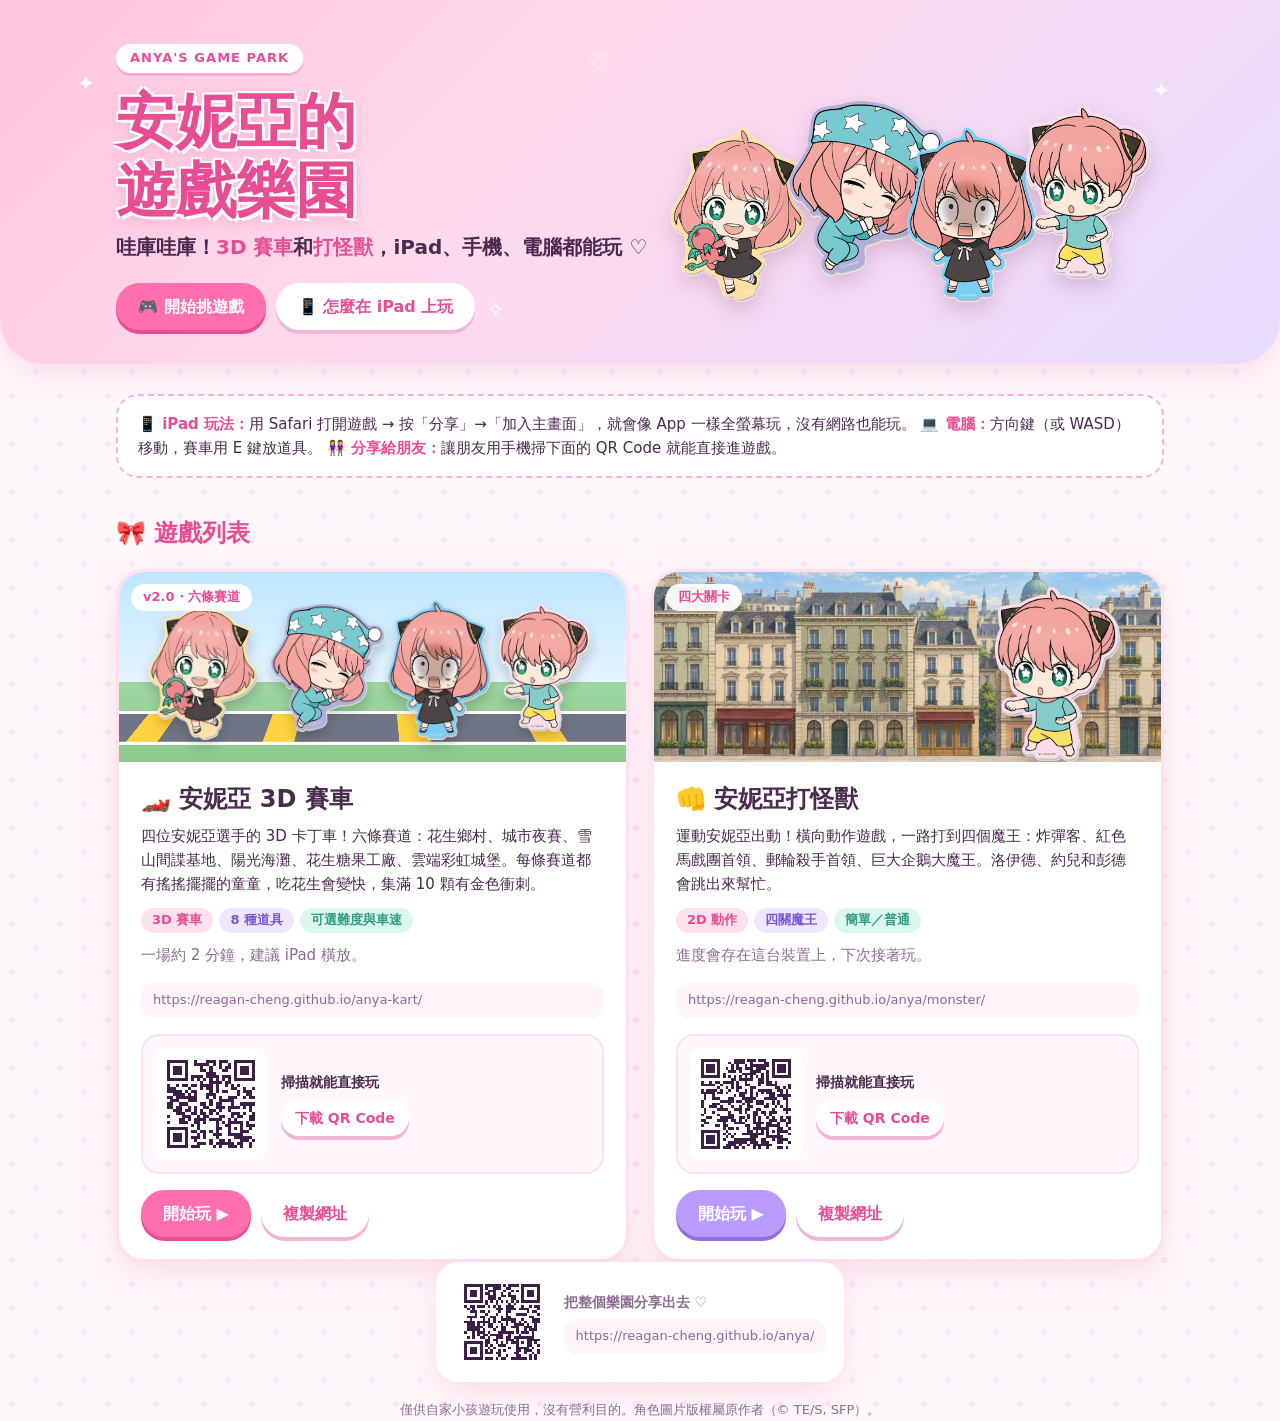
<file: index.html>
<!doctype html>
<html lang="zh-Hant">
<head>
<meta charset="utf-8">
<meta name="viewport" content="width=device-width,initial-scale=1,viewport-fit=cover">
<title>安妮亞的遊戲樂園</title>
<meta name="description" content="安妮亞的小遊戲：3D 賽車、打怪獸。iPad、手機、電腦都能玩。">
<meta name="theme-color" content="#ffb6d5">
<link rel="icon" type="image/svg+xml" href="data:image/svg+xml,%3Csvg%20xmlns%3D%22http%3A//www.w3.org/2000/svg%22%20viewBox%3D%220%200%2032%2032%22%3E%3Crect%20width%3D%2232%22%20height%3D%2232%22%20rx%3D%229%22%20fill%3D%22%23ffb6d5%22/%3E%3Cpath%20d%3D%22M16%2026s-9-5.6-9-12a5%205%200%200%201%209-3%205%205%200%200%201%209%203c0%206.4-9%2012-9%2012z%22%20fill%3D%22%23ffffff%22/%3E%3C/svg%3E">
<link rel="apple-touch-icon" href="img/racer1.png">
<style>
:root {
  --pink: #ff6fae;
  --pink-deep: #e64d93;
  --pink-soft: #ffe1ee;
  --lav: #b99bff;
  --lav-soft: #efe6ff;
  --mint: #7fdcc4;
  --cream: #fff8fb;
  --ink: #4a2a4f;
  --muted: #8d6a92;
  --card: #ffffff;
  --shadow: 0 10px 30px rgba(230, 77, 147, .16);
}
* { box-sizing: border-box; }
html { -webkit-text-size-adjust: 100%; }
body {
  margin: 0;
  color: var(--ink);
  font-family: "PingFang TC", "Microsoft JhengHei", "Noto Sans TC", system-ui, sans-serif;
  background-color: var(--cream);
  background-image:
    radial-gradient(circle at 12px 12px, rgba(255, 111, 174, .13) 3px, transparent 3.5px),
    radial-gradient(circle at 36px 36px, rgba(185, 155, 255, .13) 3px, transparent 3.5px);
  background-size: 48px 48px;
  line-height: 1.6;
}
a { color: inherit; }
.wrap { max-width: 1080px; margin: 0 auto; padding: 0 max(16px, env(safe-area-inset-left)); }

/* ---------- 頁首 ---------- */
header {
  position: relative;
  overflow: hidden;
  background: linear-gradient(135deg, #ffc4de 0%, #ffd9ec 40%, #e7dcff 100%);
  border-bottom-left-radius: 44px;
  border-bottom-right-radius: 44px;
  box-shadow: var(--shadow);
}
.hero { display: grid; grid-template-columns: 1.1fr 1fr; align-items: center; gap: 12px; padding-top: 44px; padding-bottom: 34px; }
.badge {
  display: inline-block; padding: 4px 14px; border-radius: 999px;
  background: #fff; color: var(--pink-deep); font-weight: 800; font-size: 13px; letter-spacing: .08em;
  box-shadow: 0 3px 0 rgba(230, 77, 147, .25);
}
h1 {
  margin: 14px 0 6px; font-size: clamp(36px, 6vw, 60px); line-height: 1.15; font-weight: 900;
  color: var(--pink-deep);
  text-shadow: 3px 3px 0 #fff, -2px -2px 0 #fff, 2px -2px 0 #fff, -2px 2px 0 #fff, 0 6px 14px rgba(230, 77, 147, .25);
}
.sub { margin: 0; font-size: clamp(16px, 2.2vw, 20px); font-weight: 700; color: var(--ink); }
.sub b { color: var(--pink-deep); }
.hero-actions { margin-top: 20px; display: flex; flex-wrap: wrap; gap: 10px; }
.racers { position: relative; height: 230px; }
.racers img {
  position: absolute; bottom: 0; height: 175px; width: auto;
  filter: drop-shadow(0 8px 10px rgba(120, 40, 90, .2));
  animation: bob 2.6s ease-in-out infinite;
}
.racers img:nth-child(1) { left: 0; animation-delay: 0s; }
.racers img:nth-child(2) { left: 24%; bottom: 26px; animation-delay: .4s; }
.racers img:nth-child(3) { left: 48%; animation-delay: .8s; }
.racers img:nth-child(4) { left: 72%; bottom: 22px; animation-delay: 1.2s; }
@keyframes bob { 0%, 100% { transform: translateY(0) rotate(-2deg); } 50% { transform: translateY(-10px) rotate(2deg); } }
.sparkle { position: absolute; color: #fff; font-size: 22px; opacity: .9; animation: twinkle 2.4s ease-in-out infinite; pointer-events: none; }
@keyframes twinkle { 0%, 100% { opacity: .25; transform: scale(.8); } 50% { opacity: 1; transform: scale(1.15); } }

/* ---------- 按鈕 ---------- */
.button {
  display: inline-flex; align-items: center; justify-content: center; gap: 6px;
  padding: 11px 22px; border-radius: 999px; border: 0; cursor: pointer;
  font: inherit; font-weight: 800; font-size: 16px; text-decoration: none;
  background: var(--pink); color: #fff; box-shadow: 0 4px 0 var(--pink-deep);
  transition: transform .12s, box-shadow .12s;
}
.button:hover { transform: translateY(-1px); }
.button:active { transform: translateY(3px); box-shadow: 0 1px 0 var(--pink-deep); }
.button.secondary { background: #fff; color: var(--pink-deep); box-shadow: 0 4px 0 #f3b5d1; }
.button.lav { background: var(--lav); box-shadow: 0 4px 0 #8f6fe0; }

/* ---------- 說明 ---------- */
.note {
  margin: 30px 0 0; padding: 16px 20px; border-radius: 22px;
  background: #fff; border: 2px dashed #ffb3d4; color: var(--ink); font-size: 15px;
}
.note b { color: var(--pink-deep); }
h2.section { margin: 36px 0 16px; font-size: 24px; font-weight: 900; color: var(--pink-deep); display: flex; align-items: center; gap: 8px; }

/* ---------- 遊戲卡片 ---------- */
.games { display: grid; grid-template-columns: repeat(2, 1fr); gap: 22px; }
.game {
  display: flex; flex-direction: column;
  background: var(--card); border-radius: 28px; overflow: hidden;
  box-shadow: var(--shadow); border: 3px solid #ffe1ee;
}
.banner { position: relative; height: 190px; overflow: hidden; }
.banner.kart { background: linear-gradient(180deg, #bfe6ff 0%, #e4f5ff 58%, #9fd6a0 58%, #8cc98e 100%); }
.banner.kart::after {
  content: ""; position: absolute; left: -10%; right: -10%; bottom: 14px; height: 34px;
  background: repeating-linear-gradient(90deg, #6f7584 0 60px, #6f7584 60px 70px, #ffd23f 70px 100px, #6f7584 100px 130px);
  transform: perspective(200px) rotateX(35deg); border-top: 4px solid #fff; border-bottom: 4px solid #fff;
}
.banner.kart img { position: absolute; bottom: 22px; height: 140px; z-index: 1; filter: drop-shadow(0 6px 6px rgba(0, 0, 0, .18)); }
.banner.kart img:nth-child(1) { left: 6%; }
.banner.kart img:nth-child(2) { left: 30%; bottom: 30px; height: 128px; }
.banner.kart img:nth-child(3) { left: 53%; }
.banner.kart img:nth-child(4) { left: 75%; bottom: 30px; height: 128px; }
.banner.monster { background: #bcd6df url(img/monster-bg.jpg) center / cover; }
.banner.monster img { position: absolute; right: 8%; bottom: 0; height: 175px; filter: drop-shadow(0 6px 8px rgba(0, 0, 0, .25)); }
.ver {
  position: absolute; top: 12px; left: 12px; z-index: 2;
  padding: 3px 12px; border-radius: 999px; background: rgba(255, 255, 255, .92);
  color: var(--pink-deep); font-weight: 800; font-size: 13px;
}
.body { padding: 18px 22px 22px; display: flex; flex-direction: column; flex: 1; }
.game h3 { margin: 0 0 6px; font-size: 24px; font-weight: 900; }
.game p { margin: 0 0 10px; font-size: 15px; }
.tags { display: flex; flex-wrap: wrap; gap: 6px; margin: 2px 0 10px; }
.tag { padding: 2px 11px; border-radius: 999px; font-size: 13px; font-weight: 700; background: var(--pink-soft); color: var(--pink-deep); }
.tag.lav { background: var(--lav-soft); color: #7a55d6; }
.tag.mint { background: #dcf7ef; color: #2f9c80; }
.hint { font-size: 13px; color: var(--muted); }
.url { margin: 6px 0 12px; padding: 7px 12px; border-radius: 12px; background: #fff4f9; font-size: 13px; word-break: break-all; color: var(--muted); }
.qr { display: flex; align-items: center; gap: 14px; margin: 4px 0 16px; padding: 12px; border-radius: 18px; background: #fff7fb; border: 2px solid #ffe1ee; }
.qr img { width: 112px; height: 112px; border-radius: 10px; background: #fff; flex: none; image-rendering: pixelated; }
.qr .button { padding: 7px 14px; font-size: 14px; margin-top: 6px; }
.qr-help { font-size: 14px; font-weight: 700; }
.actions { margin-top: auto; display: flex; flex-wrap: wrap; gap: 10px; }

/* ---------- 頁尾 ---------- */
footer { margin-top: 44px; padding-top: 26px; padding-bottom: max(30px, env(safe-area-inset-bottom)); text-align: center; font-size: 13px; color: var(--muted); }
footer .share { display: inline-flex; align-items: center; gap: 14px; text-align: left; margin-bottom: 18px; padding: 12px 18px; border-radius: 22px; background: #fff; box-shadow: var(--shadow); }
footer .share img { width: 96px; height: 96px; image-rendering: pixelated; }
.toast {
  position: fixed; left: 50%; bottom: 28px; transform: translate(-50%, 20px); opacity: 0;
  padding: 10px 20px; border-radius: 999px; background: var(--ink); color: #fff; font-weight: 700;
  transition: .25s; pointer-events: none; z-index: 10;
}
.toast.show { opacity: 1; transform: translate(-50%, 0); }

@media (max-width: 820px) {
  .hero { grid-template-columns: 1fr; text-align: center; padding-top: 32px; }
  .hero-actions { justify-content: center; }
  .racers { height: 170px; max-width: 420px; width: 100%; margin: 0 auto; }
  .racers img { height: 128px; }
  .games { grid-template-columns: 1fr; }
}
@media (max-width: 420px) {
  .banner { height: 160px; }
  .banner.kart img { height: 108px; }
  .banner.kart img:nth-child(2n) { height: 98px; }
  .banner.monster img { height: 150px; }
  .body { padding: 16px; }
  .qr img { width: 96px; height: 96px; }
}
@media (prefers-reduced-motion: reduce) { .racers img, .sparkle { animation: none; } }
</style>
</head>
<body>
<header>
  <span class="sparkle" style="left:6%;top:18%">✦</span>
  <span class="sparkle" style="left:46%;top:12%;animation-delay:.8s">♡</span>
  <span class="sparkle" style="left:90%;top:20%;animation-delay:1.4s">✦</span>
  <span class="sparkle" style="left:38%;top:80%;animation-delay:.4s">✧</span>
  <div class="wrap hero">
    <div>
      <span class="badge">ANYA'S GAME PARK</span>
      <h1>安妮亞的<br>遊戲樂園</h1>
      <p class="sub">哇庫哇庫！<b>3D 賽車</b>和<b>打怪獸</b>，iPad、手機、電腦都能玩 ♡</p>
      <div class="hero-actions">
        <a class="button" href="#games">🎮 開始挑遊戲</a>
        <a class="button secondary" href="#howto">📱 怎麼在 iPad 上玩</a>
      </div>
    </div>
    <div class="racers" aria-hidden="true">
      <img src="img/racer1.png" alt="">
      <img src="img/racer2.png" alt="">
      <img src="img/racer3.png" alt="">
      <img src="img/racer4.png" alt="">
    </div>
  </div>
</header>

<main class="wrap">
  <div class="note" id="howto">
    <b>📱 iPad 玩法：</b>用 Safari 打開遊戲 → 按「分享」→「加入主畫面」，就會像 App 一樣全螢幕玩，沒有網路也能玩。
    <b>💻 電腦：</b>方向鍵（或 WASD）移動，賽車用 E 鍵放道具。
    <b>👭 分享給朋友：</b>讓朋友用手機掃下面的 QR Code 就能直接進遊戲。
  </div>

  <h2 class="section" id="games">🎀 遊戲列表</h2>
  <div class="games">
    <article class="game">
      <div class="banner kart" aria-hidden="true">
        <img src="img/racer1.png" alt="">
        <img src="img/racer2.png" alt="">
        <img src="img/racer3.png" alt="">
        <img src="img/racer4.png" alt="">
        <span class="ver">v2.0・六條賽道</span>
      </div>
      <div class="body">
        <h3>🏎️ 安妮亞 3D 賽車</h3>
        <p>四位安妮亞選手的 3D 卡丁車！六條賽道：花生鄉村、城市夜賽、雪山間諜基地、陽光海灘、花生糖果工廠、雲端彩虹城堡。每條賽道都有搖搖擺擺的童童，吃花生會變快，集滿 10 顆有金色衝刺。</p>
        <div class="tags">
          <span class="tag">3D 賽車</span>
          <span class="tag lav">8 種道具</span>
          <span class="tag mint">可選難度與車速</span>
        </div>
        <p class="hint">一場約 2 分鐘，建議 iPad 橫放。</p>
        <div class="url" data-url="kart"></div>
        <div class="qr" data-qr="kart">
          <img alt="安妮亞 3D 賽車 QR Code">
          <div>
            <div class="qr-help">掃描就能直接玩</div>
            <a class="button secondary qr-download" download="anya-kart-qr.png">下載 QR Code</a>
          </div>
        </div>
        <div class="actions">
          <a class="button" data-open="kart">開始玩 ▶</a>
          <button class="button secondary" type="button" data-copy="kart">複製網址</button>
        </div>
      </div>
    </article>

    <article class="game">
      <div class="banner monster" aria-hidden="true">
        <img src="monster/img/anya.png" alt="">
        <span class="ver">四大關卡</span>
      </div>
      <div class="body">
        <h3>👊 安妮亞打怪獸</h3>
        <p>運動安妮亞出動！橫向動作遊戲，一路打到四個魔王：炸彈客、紅色馬戲團首領、郵輪殺手首領、巨大企鵝大魔王。洛伊德、約兒和彭德會跳出來幫忙。</p>
        <div class="tags">
          <span class="tag">2D 動作</span>
          <span class="tag lav">四關魔王</span>
          <span class="tag mint">簡單／普通</span>
        </div>
        <p class="hint">進度會存在這台裝置上，下次接著玩。</p>
        <div class="url" data-url="monster"></div>
        <div class="qr" data-qr="monster">
          <img alt="安妮亞打怪獸 QR Code">
          <div>
            <div class="qr-help">掃描就能直接玩</div>
            <a class="button secondary qr-download" download="anya-monster-qr.png">下載 QR Code</a>
          </div>
        </div>
        <div class="actions">
          <a class="button lav" data-open="monster">開始玩 ▶</a>
          <button class="button secondary" type="button" data-copy="monster">複製網址</button>
        </div>
      </div>
    </article>
  </div>
</main>

<footer class="wrap">
  <div class="share" data-qr="home">
    <img alt="安妮亞的遊戲樂園 QR Code">
    <div>
      <div class="qr-help">把整個樂園分享出去 ♡</div>
      <div class="url" data-url="home" style="margin:6px 0 0"></div>
    </div>
  </div>
  <div>僅供自家小孩遊玩使用，沒有營利目的。角色圖片版權屬原作者（© TE/S, SFP）。</div>
</footer>

<div class="toast" id="toast">已複製網址 ♡</div>

<script src="vendor/qrcode.js"></script>
<script>
(() => {
  'use strict';
  // 所有網址集中在這裡；QR Code 一律用正式網址（本機預覽也一樣）
  const URLS = {
    home: 'https://reagan-cheng.github.io/anya/',
    kart: 'https://reagan-cheng.github.io/anya-kart/',
    monster: 'https://reagan-cheng.github.io/anya/monster/',
  };
  // 「開始玩」：打怪獸放在本站的 monster/，本機預覽時直接開本機版本
  const OPEN = { kart: URLS.kart, monster: 'monster/' };

  function qrDataUrl(text) {
    const code = qrcode(0, 'M');
    code.addData(text, 'Byte');
    code.make();
    const n = code.getModuleCount(), cell = 12, quiet = 4;
    const canvas = document.createElement('canvas');
    canvas.width = canvas.height = (n + quiet * 2) * cell;
    const g = canvas.getContext('2d');
    g.fillStyle = '#ffffff'; g.fillRect(0, 0, canvas.width, canvas.height);
    g.fillStyle = '#3b1f47';
    for (let r = 0; r < n; r++) for (let c = 0; c < n; c++) {
      if (code.isDark(r, c)) g.fillRect((c + quiet) * cell, (r + quiet) * cell, cell, cell);
    }
    return canvas.toDataURL('image/png');
  }

  document.querySelectorAll('[data-url]').forEach((el) => { el.textContent = URLS[el.dataset.url]; });
  document.querySelectorAll('[data-open]').forEach((a) => { a.href = OPEN[a.dataset.open]; });
  document.querySelectorAll('[data-qr]').forEach((box) => {
    try {
      const png = qrDataUrl(URLS[box.dataset.qr]);
      box.querySelector('img').src = png;
      const dl = box.querySelector('.qr-download');
      if (dl) dl.href = png;
    } catch (e) { box.style.display = 'none'; }
  });

  const toast = document.getElementById('toast');
  let toastTimer = 0;
  document.querySelectorAll('[data-copy]').forEach((btn) => btn.addEventListener('click', async () => {
    const url = URLS[btn.dataset.copy];
    try { await navigator.clipboard.writeText(url); toast.textContent = '已複製網址 ♡'; }
    catch (e) { toast.textContent = url; }
    toast.classList.add('show');
    clearTimeout(toastTimer);
    toastTimer = setTimeout(() => toast.classList.remove('show'), 1800);
  }));
})();
</script>
</body>
</html>
</file>
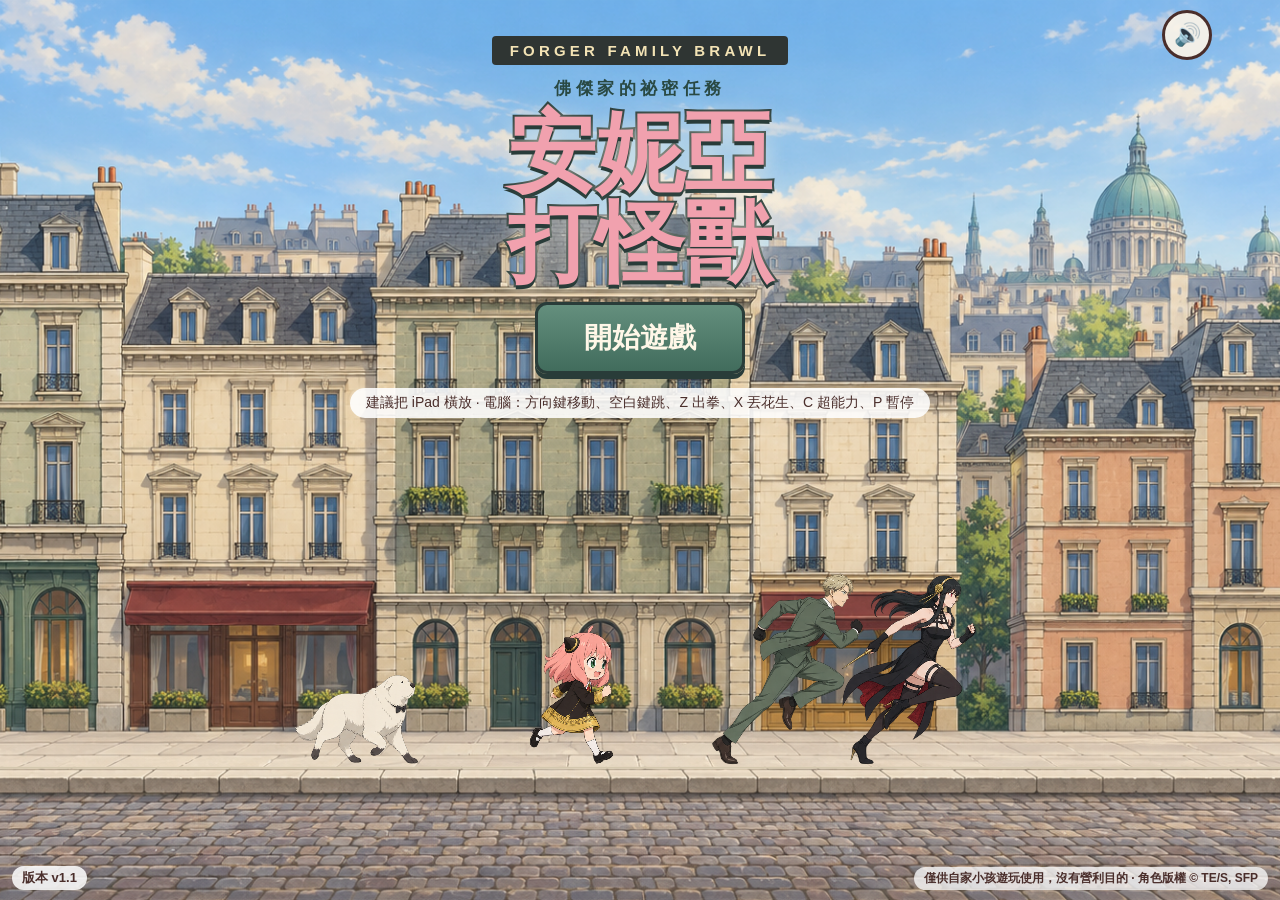
<file: monster/index.html>
<!doctype html>
<html lang="zh-Hant">
<head>
<meta charset="utf-8">
<meta name="viewport" content="width=device-width, initial-scale=1, maximum-scale=1, user-scalable=no, viewport-fit=cover">
<meta name="apple-mobile-web-app-capable" content="yes">
<meta name="mobile-web-app-capable" content="yes">
<meta name="apple-mobile-web-app-status-bar-style" content="black-translucent">
<meta name="apple-mobile-web-app-title" content="安妮亞打怪獸">
<meta name="theme-color" content="#5f8f74">
<link rel="apple-touch-icon" href="img/icon-180.png">
<link rel="manifest" href="manifest.webmanifest">
<title>安妮亞打怪獸</title>
<link rel="stylesheet" href="style.css?v=20261102-legal">
</head>
<body>
<canvas id="c"></canvas>
<div id="safe"></div>

<div id="title" class="screen">
  <div class="logo">
    <span class="logo-sub">FORGER FAMILY BRAWL</span>
    <span class="logo-kicker">佛傑家的祕密任務</span>
    <h1>安妮亞<br>打怪獸</h1>
  </div>
  <button id="btnStart" class="big-btn">開始遊戲</button>
  <button id="updateNote" class="update-note hidden"></button>
  <p class="hint">建議把 iPad 橫放 · 電腦：方向鍵移動、空白鍵跳、Z 出拳、X 丟花生、C 超能力、P 暫停</p>
  <div class="version-tag" id="verTitle"></div>
  <div class="legal-tag">僅供自家小孩遊玩使用，沒有營利目的 · 角色版權 © TE/S, SFP</div>
</div>

<div id="map" class="screen hidden">
  <h2 class="sel-title">選擇關卡</h2>
  <div id="levels" class="levels"></div>
  <div class="row-btns">
    <button id="btnBackTitle" class="small-btn">← 返回</button>
    <div class="seg" id="diff">
      <span>難度</span>
      <button data-v="0">簡單</button>
      <button data-v="1">普通</button>
    </div>
  </div>
</div>

<div id="pad" class="hidden">
  <div class="pad-left">
    <button class="ctl" data-k="left" aria-label="往左">◀</button>
    <button class="ctl" data-k="right" aria-label="往右">▶</button>
  </div>
  <div class="pad-right">
    <button class="ctl b-super" id="btnSuper" data-k="super">超能力</button>
    <button class="ctl b-throw" data-k="throw">花生</button>
    <button class="ctl b-punch" data-k="punch">拳</button>
    <button class="ctl b-jump" data-k="jump">跳</button>
  </div>
</div>

<button id="btnPause" class="pause-btn hidden" aria-label="暫停">II</button>
<button id="btnMute" class="mute-btn" aria-label="音效">🔊</button>

<div id="pause" class="screen dim hidden">
  <h2>暫停</h2>
  <button id="btnResume" class="big-btn">繼續</button>
  <div class="row-btns">
    <button id="btnRestart" class="small-btn">重新開始這關</button>
    <button id="btnQuit" class="small-btn">回關卡選擇</button>
  </div>
  <div class="howto">
    <b>怎麼玩</b>
    ◀ ▶ 移動 · 「跳」可以按兩下二段跳 · 「拳」連按三下是大絕拳<br>
    「花生」丟出花生 · 把壞人丟過來的東西用拳頭打回去！<br>
    打中壞人會集「超能力」，集滿就放心電感應波，還會叫家人來幫忙
  </div>
  <div class="version-tag pause-ver" id="verPause"></div>
  <div class="legal-tag pause-legal">僅供自家小孩遊玩使用，沒有營利目的 · 角色版權 © TE/S, SFP</div>
</div>

<div id="clear" class="screen dim hidden">
  <canvas width="240" height="250" class="clear-anya" data-portrait="anya" role="img" aria-label="安妮亞開心歡呼"></canvas>
  <h2>任務成功！</h2>
  <div id="clearStars" class="stars"></div>
  <p id="clearScore" class="score"></p>
  <div class="row-btns">
    <button id="btnMap2" class="small-btn">關卡選擇</button>
    <button id="btnNext" class="big-btn">下一關</button>
  </div>
</div>

<div id="over" class="screen dim hidden">
  <h2>哎呀…被打倒了</h2>
  <p class="score">別灰心，再來一次！</p>
  <div class="row-btns">
    <button id="btnMap3" class="small-btn">關卡選擇</button>
    <button id="btnBossRetry" class="small-btn">從魔王戰再試</button>
    <button id="btnRetry" class="big-btn">再試一次</button>
  </div>
</div>

<div id="ending" class="screen dim hidden">
  <canvas width="240" height="250" class="clear-anya" data-portrait="anya" role="img" aria-label="安妮亞開心歡呼"></canvas>
  <h2>全部任務完成！</h2>
  <p class="score">佛傑家一起守護了柏林特的和平！<br>安妮亞好開心，哇庫哇庫！</p>
  <button id="btnEndMap" class="big-btn">回關卡選擇</button>
</div>

<div id="rotate" class="screen hidden"><div class="rot">請把手機或 iPad 橫放來玩 ↻</div></div>

<script src="version.js"></script>
<script src="anime-art.js?v=20261102-legal"></script>
<script src="draw.js?v=20261102-legal"></script>
<script src="game.js?v=20261102-legal"></script>
</body>
</html>
</file>
<file: monster/style.css>
* { box-sizing: border-box; -webkit-tap-highlight-color: transparent; }
html, body {
  margin: 0; height: 100%; overflow: hidden; background: #bed4ce;
  font-family: -apple-system, "PingFang TC", "Noto Sans TC", "Microsoft JhengHei", sans-serif;
  color: #4a2e2b;
  user-select: none; -webkit-user-select: none; -webkit-touch-callout: none;
  touch-action: none; overscroll-behavior: none;
}
#c { position: fixed; inset: 0; width: 100%; height: 100%; display: block; }
#safe {
  position: fixed; visibility: hidden; pointer-events: none;
  padding: env(safe-area-inset-top) env(safe-area-inset-right) env(safe-area-inset-bottom) env(safe-area-inset-left);
}
.hidden { display: none !important; }
button { font-family: inherit; cursor: pointer; }

.screen {
  position: fixed; inset: 0;
  display: flex; flex-direction: column; align-items: center; justify-content: center; gap: 14px;
  padding: max(16px, env(safe-area-inset-top)) max(16px, env(safe-area-inset-right))
           max(16px, env(safe-area-inset-bottom)) max(16px, env(safe-area-inset-left));
}
.dim { background: rgba(40, 34, 40, .6); backdrop-filter: blur(4px); -webkit-backdrop-filter: blur(4px); color: #fff; }
.dim h2 { margin: 0; font-size: 44px; font-weight: 900; -webkit-text-stroke: 3px #4a2e2b; paint-order: stroke fill; }

/* 標題：仿原作海報的沉穩配色 */
#title { justify-content: flex-start; padding-top: max(36px, env(safe-area-inset-top)); }
.logo { text-align: center; }
.logo-sub {
  display: inline-block; background: #2f3533; color: #f3e3b5; font-weight: 900; letter-spacing: .28em;
  padding: 6px 18px; border-radius: 4px; font-size: 15px;
}
.logo-kicker { display: block; margin-top: 12px; color: #294943; font-size: 17px; font-weight: 800; letter-spacing: .26em; }
.logo h1 {
  margin: 8px 0 0; font-size: clamp(50px, 9vw, 88px); line-height: 1.02; font-weight: 900; color: #f1a1ae;
  -webkit-text-stroke: 4px #293c39; paint-order: stroke fill;
  text-shadow: 0 4px 0 #293c39, 0 8px 22px rgba(255,248,229,.7);
}
.hint { margin: 0; background: rgba(255,255,255,.88); padding: 6px 16px; border-radius: 99px; font-size: 14px; text-align: center; }

.big-btn {
  border: 3px solid #293c39; border-radius: 12px; padding: 14px 46px; font-size: 28px; font-weight: 900; color: #fff7e8;
  background: linear-gradient(#648f7d, #416c5c); box-shadow: 0 5px 0 #293c39;
}
.big-btn:active { transform: translateY(4px); box-shadow: 0 2px 0 #4a2e2b; }
.small-btn {
  border: 3px solid #4a2e2b; border-radius: 99px; padding: 9px 22px; font-size: 19px; font-weight: 800;
  color: #4a2e2b; background: #fdf6e8; box-shadow: 0 4px 0 #4a2e2b;
}
.small-btn:active { transform: translateY(3px); box-shadow: 0 1px 0 #4a2e2b; }
.row-btns { display: flex; gap: 14px; align-items: center; justify-content: center; flex-wrap: wrap; }

/* 關卡選擇 */
.sel-title {
  margin: 0; font-size: 28px; font-weight: 900; color: #fff; background: #5f8f74;
  padding: 6px 28px; border-radius: 6px; border: 3px solid #4a2e2b; box-shadow: 0 4px 0 #4a2e2b;
}
.levels { display: grid; grid-template-columns: repeat(4, 1fr); gap: 12px; width: 100%; max-width: 1000px; }
.lv-card {
  position: relative; border: 3px solid #4a2e2b; border-radius: 14px; padding: 12px 10px 10px; min-height: 170px;
  display: flex; flex-direction: column; align-items: center; justify-content: space-between; gap: 4px; text-align: center;
  color: #fff; box-shadow: 0 5px 0 #4a2e2b; font-family: inherit;
}
.lv-card:active { transform: translateY(3px); box-shadow: 0 2px 0 #4a2e2b; }
.th-city { background: linear-gradient(#53756366, #233e35e8), url('img/anime/city.png') center / cover; }
.th-school { background: linear-gradient(#84774e33, #5b4d27e8), url('img/anime/school.png') center / cover; }
.th-ship { background: linear-gradient(#aa6b4c44, #364f68e8), url('img/anime/ship.png') center / cover; }
.th-night { background: linear-gradient(#334b7633, #162337eb), url('img/anime/night.png') center / cover; }
.lv-no { font-size: 14px; font-weight: 800; background: rgba(0,0,0,.28); padding: 2px 10px; border-radius: 99px; }
.lv-name { font-size: 23px; font-weight: 900; -webkit-text-stroke: 2px #4a2e2b; paint-order: stroke fill; }
.lv-sub { font-size: 14px; font-weight: 700; }
.lv-boss { font-size: 13px; font-weight: 800; background: rgba(255,255,255,.88); color: #4a2e2b; padding: 2px 8px; border-radius: 6px; }
.lv-stars { font-size: 24px; color: #ffd84a; -webkit-text-stroke: 1px #4a2e2b; letter-spacing: 2px; }
.lv-card.locked { filter: grayscale(.85) brightness(.75); }
.lv-lock { position: absolute; inset: 0; display: flex; align-items: center; justify-content: center; font-size: 46px; }
.seg { display: flex; align-items: center; gap: 4px; background: #fdf6e8; border: 3px solid #4a2e2b; border-radius: 99px; padding: 4px; }
.seg span { font-weight: 900; padding: 0 8px 0 10px; }
.seg button { border: none; border-radius: 99px; padding: 7px 16px; font-size: 17px; font-weight: 800; background: transparent; color: #4a2e2b; }
.seg button.on { background: #f06c8e; color: #fff; }

/* 觸控按鈕 */
#pad { position: fixed; inset: 0; pointer-events: none; }
#pad .ctl {
  pointer-events: auto; position: absolute; border: 3px solid rgba(74,46,43,.85); border-radius: 50%;
  background: rgba(253,246,232,.72); color: #4a2e2b; font-weight: 900; display: flex; align-items: center; justify-content: center;
  touch-action: none; box-shadow: 0 4px 0 rgba(74,46,43,.6);
}
#pad .ctl.on { background: rgba(255,214,120,.92); transform: translateY(3px); box-shadow: 0 1px 0 rgba(74,46,43,.6); }
.pad-left .ctl { width: 104px; height: 104px; font-size: 40px; bottom: max(22px, env(safe-area-inset-bottom)); }
.pad-left .ctl[data-k="left"] { left: max(22px, env(safe-area-inset-left)); }
.pad-left .ctl[data-k="right"] { left: calc(max(22px, env(safe-area-inset-left)) + 120px); }
.pad-right .ctl { right: max(22px, env(safe-area-inset-right)); bottom: max(22px, env(safe-area-inset-bottom)); }
.b-jump { width: 110px; height: 110px; font-size: 32px; background: rgba(166,214,196,.8) !important; }
.b-jump.on { background: rgba(255,214,120,.92) !important; }
.b-punch { width: 110px; height: 110px; font-size: 36px; margin-right: 126px; background: rgba(255,170,190,.82) !important; }
.b-punch.on { background: rgba(255,214,120,.92) !important; }
#pad .b-punch { right: calc(max(22px, env(safe-area-inset-right)) + 126px); margin: 0; }
#pad .b-throw { width: 78px; height: 78px; font-size: 20px; bottom: calc(max(22px, env(safe-area-inset-bottom)) + 126px); right: calc(max(22px, env(safe-area-inset-right)) + 142px); }
#pad .b-super { width: 84px; height: 84px; font-size: 17px; bottom: calc(max(22px, env(safe-area-inset-bottom)) + 124px); right: calc(max(22px, env(safe-area-inset-right)) + 14px); opacity: .6; }
#pad .b-super.ready { opacity: 1; background: rgba(255,143,181,.95); color: #fff; animation: glow .6s ease-in-out infinite alternate; }
@keyframes glow { from { box-shadow: 0 0 0 0 rgba(255,143,181,.9), 0 4px 0 rgba(74,46,43,.6); } to { box-shadow: 0 0 22px 8px rgba(255,200,230,.9), 0 4px 0 rgba(74,46,43,.6); } }

.pause-btn, .mute-btn {
  position: fixed; top: max(10px, env(safe-area-inset-top)); width: 50px; height: 50px; border-radius: 50%;
  border: 3px solid #4a2e2b; background: rgba(253,246,232,.9); font-weight: 900; font-size: 20px; color: #4a2e2b; z-index: 5;
}
.pause-btn { right: max(10px, env(safe-area-inset-right)); }
.mute-btn { right: calc(max(10px, env(safe-area-inset-right)) + 58px); top: max(10px, env(safe-area-inset-top)); font-size: 22px; }
#pause .howto { background: rgba(255,255,255,.92); color: #4a2e2b; border-radius: 14px; padding: 10px 18px; font-size: 15px; line-height: 1.6; text-align: center; max-width: 640px; }
#pause .howto b { display: block; font-size: 17px; }

.clear-anya { height: min(34vh, 220px); filter: drop-shadow(0 6px 10px rgba(0,0,0,.35)); animation: hop .8s ease-in-out infinite alternate; }
@keyframes hop { to { transform: translateY(-10px) rotate(3deg); } }
.stars { font-size: 52px; color: #ffd84a; -webkit-text-stroke: 2px #4a2e2b; letter-spacing: 6px; line-height: 1; }
.score { margin: 0; font-size: 22px; font-weight: 800; text-align: center; line-height: 1.5; }
#rotate { background: #5f8f74; z-index: 20; }
.rot { font-size: 30px; font-weight: 900; color: #fff; background: rgba(0,0,0,.25); padding: 18px 28px; border-radius: 18px; }

@media (max-height: 560px) {
  .pad-left .ctl, .b-jump, .b-punch { width: 86px !important; height: 86px !important; }
  .pad-left .ctl[data-k="right"] { left: calc(max(22px, env(safe-area-inset-left)) + 100px); }
  #pad .b-punch { right: calc(max(22px, env(safe-area-inset-right)) + 104px); }
  #pad .b-throw { bottom: calc(max(22px, env(safe-area-inset-bottom)) + 102px); right: calc(max(22px, env(safe-area-inset-right)) + 116px); width: 66px; height: 66px; }
  #pad .b-super { bottom: calc(max(22px, env(safe-area-inset-bottom)) + 100px); width: 72px; height: 72px; }
  .lv-card { min-height: 140px; }
  .logo h1 { font-size: 56px; }
}

/* 手機版（橫放）：game.js 偵測到手機會在 <html> 加上 .phone */
html.phone .pad-left .ctl { width: 74px !important; height: 74px !important; font-size: 30px; bottom: max(12px, env(safe-area-inset-bottom)); }
html.phone .pad-left .ctl[data-k="left"] { left: max(14px, env(safe-area-inset-left)); }
html.phone .pad-left .ctl[data-k="right"] { left: calc(max(14px, env(safe-area-inset-left)) + 86px); }
html.phone #pad .b-jump, html.phone #pad .b-punch { width: 78px !important; height: 78px !important; font-size: 26px; bottom: max(12px, env(safe-area-inset-bottom)); }
html.phone #pad .b-jump { right: max(14px, env(safe-area-inset-right)); }
html.phone #pad .b-punch { right: calc(max(14px, env(safe-area-inset-right)) + 90px); }
html.phone #pad .b-throw { width: 58px; height: 58px; font-size: 15px; bottom: calc(max(12px, env(safe-area-inset-bottom)) + 92px); right: calc(max(14px, env(safe-area-inset-right)) + 100px); }
html.phone #pad .b-super { width: 62px; height: 62px; font-size: 13px; bottom: calc(max(12px, env(safe-area-inset-bottom)) + 90px); right: calc(max(14px, env(safe-area-inset-right)) + 10px); }
html.phone .pause-btn, html.phone .mute-btn { width: 42px; height: 42px; font-size: 17px; }
html.phone .mute-btn { right: calc(max(10px, env(safe-area-inset-right)) + 50px); }
html.phone .screen { gap: 8px; padding-top: max(10px, env(safe-area-inset-top)); padding-bottom: max(10px, env(safe-area-inset-bottom)); }
html.phone #title { padding-top: max(14px, env(safe-area-inset-top)); }
html.phone .logo-sub { font-size: 11px; padding: 4px 12px; }
html.phone .logo-kicker { font-size: 13px; margin-top: 6px; }
html.phone .logo h1 { font-size: 44px; margin-top: 10px; }
html.phone .hint { font-size: 12px; padding: 4px 12px; }
html.phone .big-btn { padding: 9px 30px; font-size: 21px; }
html.phone .small-btn { padding: 6px 16px; font-size: 15px; }
html.phone .sel-title { font-size: 20px; padding: 3px 18px; }
html.phone .levels { gap: 8px; }
html.phone .lv-card { min-height: 0; padding: 6px 6px 8px; gap: 2px; }
html.phone .lv-no { font-size: 11px; }
html.phone .lv-name { font-size: 17px; }
html.phone .lv-sub { font-size: 11px; }
html.phone .lv-boss { font-size: 10px; padding: 1px 5px; }
html.phone .lv-stars { font-size: 17px; }
html.phone .lv-lock { font-size: 32px; }
html.phone .seg button { padding: 4px 12px; font-size: 14px; }
html.phone .dim h2 { font-size: 30px; }
html.phone .clear-anya { height: 28vh; }
html.phone .stars { font-size: 34px; }
html.phone .score { font-size: 16px; }
html.phone #pause .howto { font-size: 12px; padding: 6px 12px; line-height: 1.5; }
html.phone .rot { font-size: 22px; }

/* 版本號與新版提示 */
.version-tag {
  position: absolute; left: max(12px, env(safe-area-inset-left)); bottom: max(10px, env(safe-area-inset-bottom));
  background: rgba(255,255,255,.85); color: #4a2e2b; font-size: 13px; font-weight: 800; padding: 3px 10px; border-radius: 99px;
}
.pause-ver { position: static; margin-top: 4px; }
.update-note {
  border: none; border-radius: 99px; padding: 10px 22px; font-size: 18px; font-weight: 900; color: #4a2e2b; cursor: pointer;
  background: #ffe066; box-shadow: 0 4px 0 #d9a400; animation: noteGlow 1s infinite alternate;
}
@keyframes noteGlow { from { box-shadow: 0 0 6px #ffd36b, 0 4px 0 #d9a400; } to { box-shadow: 0 0 24px #ffd36b, 0 4px 0 #d9a400; } }
html.phone .version-tag { font-size: 11px; padding: 2px 8px; }
html.phone .update-note { font-size: 15px; padding: 7px 16px; }

/* 非營利聲明 */
.legal-tag {
  position: absolute; right: max(12px, env(safe-area-inset-right)); bottom: max(10px, env(safe-area-inset-bottom));
  background: rgba(255,255,255,.75); color: #4a2e2b; font-size: 12px; font-weight: 700; padding: 3px 10px; border-radius: 99px;
}
.pause-legal { position: static; background: none; color: rgba(255,255,255,.85); padding: 0; }
html.phone .legal-tag { font-size: 10px; padding: 2px 8px; }
html.phone .pause-legal { padding: 0; }
</file>
